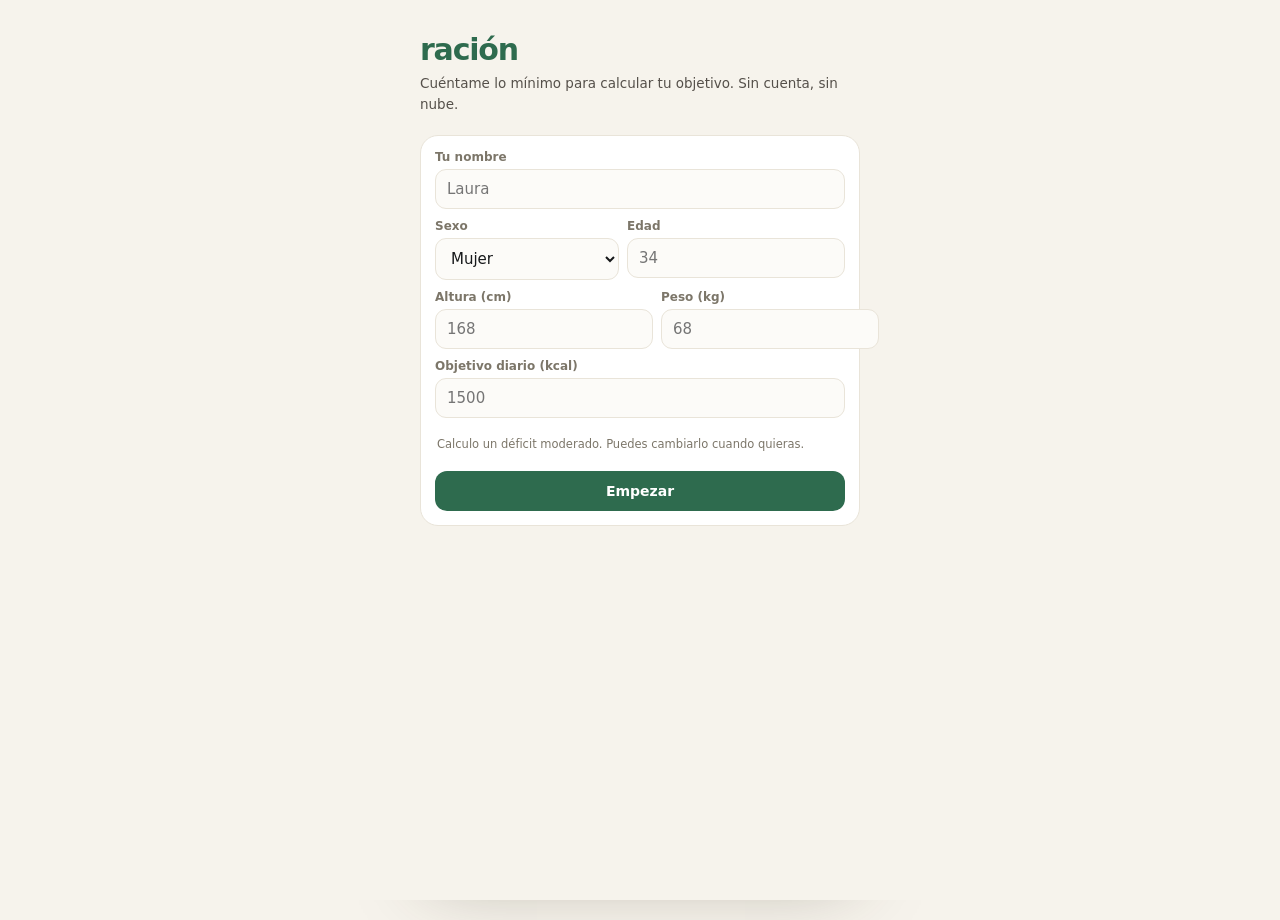
<file: index.html>
<!DOCTYPE html>
<html lang="es">
<head>
<meta charset="utf-8">
<meta name="viewport" content="width=device-width, initial-scale=1, viewport-fit=cover, maximum-scale=1">
<title>Ración</title>
<meta name="theme-color" content="#F6F3EC">
<meta name="apple-mobile-web-app-capable" content="yes">
<meta name="apple-mobile-web-app-status-bar-style" content="default">
<meta name="apple-mobile-web-app-title" content="Ración">
<link rel="manifest" href="manifest.webmanifest">
<link rel="apple-touch-icon" href="icons/icon-192.png">
<link rel="icon" href="icons/icon-192.png">
<link rel="stylesheet" href="styles.css">
</head>
<body>

<div class="app">
  <header class="topbar">
    <div class="profiles" id="profiles"></div>
    <div class="topdate" id="topdate"></div>
  </header>

  <main id="main">

    <!-- ============ HOY ============ -->
    <section class="screen active" data-screen="hoy">
      <div class="hero card" id="hero">
        <div class="ring">
          <svg viewBox="0 0 118 118" width="118" height="118">
            <circle cx="59" cy="59" r="50" fill="none" stroke="#EFEBE1" stroke-width="11"/>
            <circle id="arc" cx="59" cy="59" r="50" fill="none" stroke="#E0952B" stroke-width="11"
                    stroke-linecap="round" stroke-dasharray="314.16" stroke-dashoffset="314.16"/>
          </svg>
          <div class="ringval"><div class="num" id="rest">—</div><div class="lbl">kcal libres</div></div>
        </div>
        <div class="heroinfo">
          <div class="row" id="hObjRow" title="Cambiar el objetivo solo para hoy"><span>Objetivo</span><span id="hObj">—</span></div>
          <div class="row"><span>Comido</span><span id="hEat">—</span></div>
          <div class="row"><span>Volumen</span><span><span id="hDens">—</span> g/100 kcal</span></div>
          <div class="row"><span>Estado</span><span><span class="chip" id="hState">—</span></span></div>
        </div>
      </div>

      <div class="macros">
        <div class="macro"><b id="mProt">—</b><i>proteína</i></div>
        <div class="macro"><b id="mFib">—</b><i>fibra</i></div>
        <div class="macro"><b id="mG">—</b><i>gramos hoy</i></div>
      </div>

      <div class="sechead"><h2>Hoy</h2><span id="nLog">0 registros</span></div>
      <div id="meals"></div>

      <div class="suggest" id="suggest" hidden>
        <div class="lbl">Cena que te cabe</div>
        <div class="txt" id="sugTxt"></div>
        <div class="meta" id="sugMeta"></div>
      </div>

      <div class="quick" id="quick"></div>
    </section>

    <!-- ============ SEMANA ============ -->
    <section class="screen" data-screen="semana">
      <h1>Últimos 7 días</h1>
      <p class="sub" id="weekSub">—</p>
      <div class="chart card">
        <div class="bars" id="bars"></div>
      </div>
      <div class="kpis" id="weekKpis"></div>
      <p class="note" id="weekNote"></p>
    </section>

    <!-- ============ MEMORIA ============ -->
    <section class="screen" data-screen="memoria">
      <h1>Lo que ya sabe</h1>
      <p class="sub">Cuanto más lo usas, menos teclear. Todo esto entra con un toque.</p>
      <input class="search" id="memSearch" placeholder="Buscar alimento o plato…" autocomplete="off">
      <div id="memResults"></div>
      <div class="sechead"><h2>Platos y habituales</h2><span id="memCount"></span></div>
      <div id="habits"></div>
      <div class="sechead"><h2>Alimentos conocidos</h2><span id="foodCount"></span></div>
      <div id="foodsKnown"></div>
    </section>

    <!-- ============ AJUSTES ============ -->
    <section class="screen" data-screen="ajustes">
      <h1>Ajustes</h1>

      <div class="sechead"><h2>Perfil</h2><span id="setProfName"></span></div>
      <div class="form">
        <label>Objetivo diario (kcal)<input type="number" id="setTarget" inputmode="numeric"></label>
        <label>Proteína objetivo (g)<input type="number" id="setProt" inputmode="numeric"></label>
        <label>Fibra objetivo (g)<input type="number" id="setFib" inputmode="numeric"></label>
        <button class="btn" id="saveProfile">Guardar</button>
        <button class="btn ghost" id="addProfile">Añadir otra persona</button>
      </div>

      <div class="sechead"><h2>IA gratuita (opcional)</h2><span>OpenRouter</span></div>
      <div class="form">
        <label>Clave de OpenRouter<input type="password" id="setKey" placeholder="sk-or-v1-…" autocomplete="off"></label>
        <p class="note">La clave se queda en este dispositivo. Sin clave la app sigue funcionando: memoria, código de barras y entrada manual.</p>
        <label>Modelos free (uno por línea)<textarea id="setModels" rows="4"></textarea></label>
        <button class="btn" id="saveKey">Guardar</button>
        <button class="btn ghost" id="testKey">Probar IA</button>
      </div>

      <div class="sechead"><h2>Datos</h2><span>solo en este móvil</span></div>
      <div class="form">
        <button class="btn ghost" id="exportCsv">Exportar CSV</button>
        <button class="btn ghost" id="exportJson">Exportar copia JSON</button>
        <button class="btn danger" id="wipe">Borrar todo</button>
      </div>
      <p class="note">Sin cuenta, sin nube. Si cambias de móvil, usa la copia JSON.</p>
    </section>

  </main>

  <div class="composer" id="composer">
    <div class="chips" id="chips"></div>
    <div class="think" id="think" hidden>
      <span class="dots"><i></i><i></i><i></i></span>
      <span id="thinkTxt">Pensando</span>
      <span class="tsec" id="tsec">0 s</span>
    </div>
    <div class="field">
      <input id="inp" placeholder="Di o escribe qué has comido…" autocomplete="off" enterkeyhint="send">
      <button class="mic" id="mic" title="Dictar">🎙</button>
      <button class="go" id="go">→</button>
    </div>
  </div>

  <nav class="tabs" id="tabs">
    <button data-tab="hoy" class="on"><span class="ic">◎</span>Hoy</button>
    <button data-tab="semana"><span class="ic">▤</span>Semana</button>
    <button data-tab="memoria"><span class="ic">✦</span>Memoria</button>
    <button data-tab="ajustes"><span class="ic">⚙</span>Ajustes</button>
  </nav>
</div>

<!-- hoja inferior para confirmar / editar -->
<div class="sheetwrap" id="sheetwrap">
  <div class="sheet" id="sheet"></div>
</div>

<!-- onboarding -->
<div class="onbwrap" id="onbwrap">
  <div class="onb">
    <div class="logo">ración</div>
    <p class="lead">Cuéntame lo mínimo para calcular tu objetivo. Sin cuenta, sin nube.</p>
    <div class="form" id="onbForm">
      <label>Tu nombre<input id="onbName" placeholder="Laura" autocomplete="given-name"></label>
      <div class="two">
        <label>Sexo<select id="onbSex"><option value="f">Mujer</option><option value="m">Hombre</option></select></label>
        <label>Edad<input type="number" id="onbAge" inputmode="numeric" placeholder="34"></label>
      </div>
      <div class="two">
        <label>Altura (cm)<input type="number" id="onbHeight" inputmode="numeric" placeholder="168"></label>
        <label>Peso (kg)<input type="number" id="onbWeight" inputmode="numeric" placeholder="68"></label>
      </div>
      <label>Objetivo diario (kcal)<input type="number" id="onbTarget" inputmode="numeric" placeholder="1500"></label>
      <p class="note" id="onbHint">Calculo un déficit moderado. Puedes cambiarlo cuando quieras.</p>
      <button class="btn" id="onbGo">Empezar</button>
    </div>
  </div>
</div>

<div class="toast" id="toast"></div>

<script src="data.js"></script>
<script src="ai.js"></script>
<script src="app.js"></script>
</body>
</html>
</file>
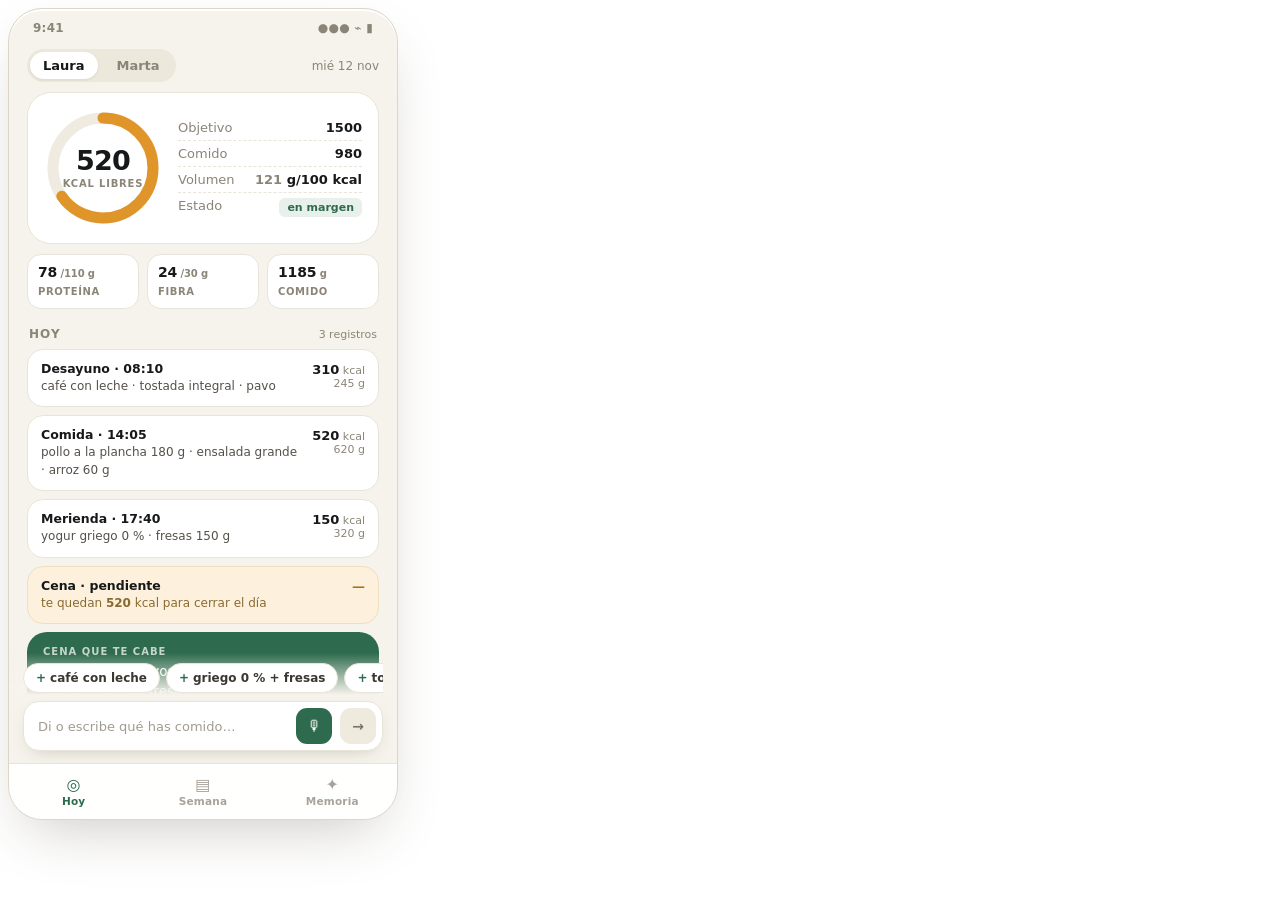
<file: mockup.html>
<!DOCTYPE html>
<html lang="es">
<head>
<meta charset="utf-8">
<meta name="viewport" content="width=device-width, initial-scale=1">
<title>Ración — mockup</title>
<style>
  :root{
    --bg:#F6F3EC; --card:#FFFFFF; --ink:#16181A; --muted:#8B8578;
    --line:#E9E4D9; --green:#2E6B4E; --green-soft:#E7F0EA;
    --amber:#E0952B; --amber-soft:#FDF1DD; --red:#C0503C;
    --font:-apple-system,BlinkMacSystemFont,"SF Pro Text","Segoe UI",Inter,system-ui,sans-serif;
  }
  *{box-sizing:border-box;-webkit-tap-highlight-color:transparent}
  html,body{margin:0;padding:0;background:transparent;font-family:var(--font);color:var(--ink)}
  body{display:flex;justify-content:flex-start;padding:8px}
  .phone{
    width:390px;background:var(--bg);border-radius:34px;overflow:hidden;
    border:1px solid #DDD6C8;box-shadow:0 24px 60px -20px rgba(60,50,30,.28),0 2px 0 #fff inset;
    position:relative;display:flex;flex-direction:column;height:812px;
  }
  .statusbar{display:flex;justify-content:space-between;padding:12px 24px 0;font-size:12px;font-weight:600;color:var(--muted);letter-spacing:.02em}
  .body{flex:1;overflow:hidden;position:relative}
  .screen{position:absolute;inset:0;overflow-y:auto;padding:0 18px 96px;opacity:0;pointer-events:none;transition:opacity .18s ease}
  .screen.active{opacity:1;pointer-events:auto}
  .screen::-webkit-scrollbar{width:0}

  /* topbar */
  .top{display:flex;align-items:center;justify-content:space-between;padding:14px 0 10px}
  .profiles{display:flex;gap:6px;background:#EDE8DC;padding:3px;border-radius:999px}
  .profiles button{border:0;background:transparent;font-family:var(--font);font-size:13px;font-weight:600;color:var(--muted);padding:6px 13px;border-radius:999px;cursor:pointer}
  .profiles button.on{background:#fff;color:var(--ink);box-shadow:0 1px 3px rgba(0,0,0,.08)}
  .date{font-size:12px;color:var(--muted);font-weight:500}

  h1{font-size:19px;margin:6px 0 2px;letter-spacing:-.02em}
  .sub{font-size:12.5px;color:var(--muted);margin:0 0 14px}

  /* hero */
  .hero{background:var(--card);border-radius:24px;padding:16px;display:flex;align-items:center;gap:16px;border:1px solid var(--line)}
  .ring{position:relative;width:118px;height:118px;flex:0 0 auto}
  .ring svg{transform:rotate(-90deg)}
  .ring .val{position:absolute;inset:0;display:flex;flex-direction:column;align-items:center;justify-content:center}
  .ring .num{font-size:27px;font-weight:700;letter-spacing:-.03em;line-height:1;font-variant-numeric:tabular-nums}
  .ring .lbl{font-size:10px;text-transform:uppercase;letter-spacing:.08em;color:var(--muted);margin-top:4px;font-weight:600}
  .heroinfo{flex:1;min-width:0}
  .heroinfo .row{display:flex;justify-content:space-between;font-size:13px;padding:5px 0;border-bottom:1px dashed var(--line)}
  .heroinfo .row:last-child{border:0}
  .heroinfo .row span:first-child{color:var(--muted)}
  .heroinfo .row span:last-child{font-weight:600;font-variant-numeric:tabular-nums}
  .chip{display:inline-block;background:var(--green-soft);color:var(--green);font-size:11px;font-weight:700;padding:3px 8px;border-radius:6px}

  .macros{display:flex;gap:8px;margin:10px 0 16px}
  .macro{flex:1;background:var(--card);border:1px solid var(--line);border-radius:14px;padding:9px 10px}
  .macro b{display:block;font-size:14px;font-variant-numeric:tabular-nums;letter-spacing:-.01em}
  .macro i{font-style:normal;font-size:10px;color:var(--muted);text-transform:uppercase;letter-spacing:.06em;font-weight:600}

  .sechead{display:flex;justify-content:space-between;align-items:baseline;margin:18px 2px 8px}
  .sechead h2{font-size:12px;text-transform:uppercase;letter-spacing:.09em;color:var(--muted);margin:0;font-weight:700}
  .sechead span{font-size:11px;color:var(--muted)}

  .meal{background:var(--card);border:1px solid var(--line);border-radius:16px;padding:11px 13px;margin-bottom:8px;display:flex;gap:10px;align-items:flex-start}
  .meal .k{font-size:13px;font-weight:700;font-variant-numeric:tabular-nums;min-width:52px;text-align:right;padding-top:1px}
  .meal .g{font-size:11px;color:var(--muted);font-weight:500}
  .meal .t{flex:1;min-width:0}
  .meal .name{font-size:12.5px;font-weight:600;margin-bottom:2px}
  .meal .items{font-size:12px;color:#55504A;line-height:1.45}
  .meal.pending{background:var(--amber-soft);border-color:#F0DFBE}
  .meal.pending .k{color:#A8701B}
  .meal.pending .items{color:#8A6A31}

  .suggest{background:var(--green);color:#fff;border-radius:20px;padding:14px 16px;margin:4px 0 10px}
  .suggest .lbl{font-size:10px;text-transform:uppercase;letter-spacing:.1em;opacity:.72;font-weight:700;margin-bottom:5px}
  .suggest .txt{font-size:13.5px;line-height:1.45;font-weight:500}
  .suggest .meta{font-size:11.5px;opacity:.78;margin-top:7px}

  /* composer */
  .composer{position:absolute;left:0;right:0;bottom:56px;padding:10px 14px 12px;background:linear-gradient(to top,var(--bg) 62%,rgba(246,243,236,0));pointer-events:none}
  .composer .chips{display:flex;gap:6px;overflow-x:auto;padding-bottom:8px;pointer-events:auto}
  .composer .chips::-webkit-scrollbar{height:0}
  .cchip{flex:0 0 auto;background:#fff;border:1px solid var(--line);border-radius:999px;font-family:var(--font);font-size:12px;font-weight:600;color:#3A3630;padding:7px 12px;cursor:pointer}
  .cchip:active{transform:scale(.96)}
  .cchip .plus{color:var(--green);font-weight:800;margin-right:4px}
  .field{display:flex;gap:8px;align-items:center;background:#fff;border:1px solid var(--line);border-radius:16px;padding:6px 6px 6px 14px;box-shadow:0 6px 18px -10px rgba(60,50,30,.35);pointer-events:auto}
  .field .ph{flex:1;font-size:13px;color:#A29C90}
  .mic{width:36px;height:36px;border-radius:11px;background:var(--green);display:grid;place-items:center;flex:0 0 auto;color:#fff;font-size:15px}
  .go{width:36px;height:36px;border-radius:11px;background:#EFEADE;display:grid;place-items:center;color:#7A7468;font-size:14px;font-weight:700}

  /* tabs */
  .tabs{position:absolute;bottom:0;left:0;right:0;height:56px;display:flex;background:rgba(255,255,255,.94);backdrop-filter:blur(12px);border-top:1px solid var(--line)}
  .tabs button{flex:1;border:0;background:transparent;font-family:var(--font);font-size:10.5px;font-weight:600;color:#A8A29A;display:flex;flex-direction:column;align-items:center;justify-content:center;gap:2px;cursor:pointer;letter-spacing:.02em}
  .tabs button .ic{font-size:16px;line-height:1}
  .tabs button.on{color:var(--green)}

  /* week */
  .chart{background:var(--card);border:1px solid var(--line);border-radius:20px;padding:16px 14px 10px;margin-bottom:12px}
  .bars{display:flex;align-items:flex-end;gap:8px;height:150px;position:relative;padding-top:8px}
  .target{position:absolute;left:0;right:0;border-top:1.5px dashed #C9C2B2;font-size:9.5px;color:var(--muted);text-align:right;padding-right:2px}
  .target b{background:var(--card);padding:0 4px;position:relative;top:-8px;font-weight:700}
  .bar{flex:1;display:flex;flex-direction:column;justify-content:flex-end;align-items:center;height:100%;position:relative}
  .bar .fill{width:100%;border-radius:7px 7px 3px 3px;background:var(--green);opacity:.85}
  .bar.over .fill{background:var(--amber)}
  .bar .cap{font-size:9.5px;color:var(--muted);margin-top:6px;font-weight:600}
  .bar .kcal{font-size:9.5px;color:#6E685E;font-weight:700;margin-bottom:3px;font-variant-numeric:tabular-nums}
  .kpis{display:flex;gap:8px;margin-bottom:14px}
  .kpi{flex:1;background:var(--card);border:1px solid var(--line);border-radius:16px;padding:12px}
  .kpi b{display:block;font-size:21px;letter-spacing:-.02em;font-variant-numeric:tabular-nums}
  .kpi i{font-style:normal;font-size:10px;color:var(--muted);text-transform:uppercase;letter-spacing:.06em;font-weight:700;display:block;margin-top:3px}
  .kpi.good b{color:var(--green)}

  /* memory */
  .habit{display:flex;align-items:center;gap:11px;background:var(--card);border:1px solid var(--line);border-radius:15px;padding:10px 12px;margin-bottom:7px}
  .habit .nm{flex:1;min-width:0}
  .habit .nm b{display:block;font-size:12.5px;font-weight:600}
  .habit .nm i{font-style:normal;font-size:11px;color:var(--muted)}
  .habit .kcal{font-size:12.5px;font-weight:700;font-variant-numeric:tabular-nums;color:#3A3630}
  .habit .add{width:28px;height:28px;border-radius:9px;background:var(--green-soft);color:var(--green);border:0;font-size:15px;font-weight:700;cursor:pointer;flex:0 0 auto}
  .habit .add:active{transform:scale(.92)}
  .src{font-size:9px;font-weight:700;text-transform:uppercase;letter-spacing:.06em;padding:2px 5px;border-radius:4px;background:#F1EEE6;color:#8B8578}
  .src.off{background:var(--green-soft);color:var(--green)}
  .src.ia{background:var(--amber-soft);color:#A8701B}
  .note{font-size:11.5px;color:var(--muted);line-height:1.5;padding:2px 4px 0}
  .toast{position:absolute;left:50%;transform:translate(-50%,20px);bottom:120px;background:#1E211F;color:#fff;font-size:12px;font-weight:600;padding:9px 14px;border-radius:12px;opacity:0;transition:all .22s ease;pointer-events:none;white-space:nowrap}
  .toast.on{opacity:1;transform:translate(-50%,0)}
</style>
</head>
<body>
<div class="phone">
  <div class="statusbar"><span>9:41</span><span>●●● ⌁ ▮</span></div>

  <div class="body">
    <!-- ================= HOY ================= -->
    <div class="screen active" id="s-hoy">
      <div class="top">
        <div class="profiles">
          <button class="on" data-p="0">Laura</button>
          <button data-p="1">Marta</button>
        </div>
        <div class="date">mié 12 nov</div>
      </div>

      <div class="hero">
        <div class="ring">
          <svg width="118" height="118">
            <circle cx="59" cy="59" r="50" fill="none" stroke="#EFEBE1" stroke-width="11"/>
            <circle id="arc" cx="59" cy="59" r="50" fill="none" stroke="var(--amber)" stroke-width="11"
                    stroke-linecap="round" stroke-dasharray="314.16" stroke-dashoffset="110"/>
          </svg>
          <div class="val"><div class="num" id="rest">520</div><div class="lbl">kcal libres</div></div>
        </div>
        <div class="heroinfo">
          <div class="row"><span>Objetivo</span><span id="obj">1500</span></div>
          <div class="row"><span>Comido</span><span id="eat">980</span></div>
          <div class="row"><span>Volumen</span><span><span id="dens">121</span> g/100 kcal</span></div>
          <div class="row"><span>Estado</span><span><span class="chip" id="state">en margen</span></span></div>
        </div>
      </div>

      <div class="macros">
        <div class="macro"><b id="prot">78<span style="font-size:10px;color:#8B8578"> /110 g</span></b><i>proteína</i></div>
        <div class="macro"><b id="fib">24<span style="font-size:10px;color:#8B8578"> /30 g</span></b><i>fibra</i></div>
        <div class="macro"><b id="grams">1185<span style="font-size:10px;color:#8B8578"> g</span></b><i>comido</i></div>
      </div>

      <div class="sechead"><h2>Hoy</h2><span id="nitems">3 registros</span></div>

      <div class="meal">
        <div class="t"><div class="name">Desayuno · 08:10</div><div class="items">café con leche · tostada integral · pavo</div></div>
        <div class="k">310<span class="g"> kcal</span><div class="g" style="text-align:right">245 g</div></div>
      </div>
      <div class="meal">
        <div class="t"><div class="name">Comida · 14:05</div><div class="items">pollo a la plancha 180 g · ensalada grande · arroz 60 g</div></div>
        <div class="k">520<span class="g"> kcal</span><div class="g" style="text-align:right">620 g</div></div>
      </div>
      <div class="meal" id="lastmeal">
        <div class="t"><div class="name">Merienda · 17:40</div><div class="items" id="merienda-items">yogur griego 0 % · fresas 150 g</div></div>
        <div class="k" id="merienda-k">150<span class="g"> kcal</span><div class="g" style="text-align:right" id="merienda-g">320 g</div></div>
      </div>
      <div class="meal pending">
        <div class="t"><div class="name">Cena · pendiente</div><div class="items">te quedan <b id="cena-k">520</b> kcal para cerrar el día</div></div>
        <div class="k">—</div>
      </div>

      <div class="suggest">
        <div class="lbl">Cena que te cabe</div>
        <div class="txt">Tortilla de 2 huevos + ensalada grande + griego 0 % con fresas</div>
        <div class="meta">480 kcal · 690 g de comida · 27 g proteína</div>
      </div>
    </div>

    <!-- ================= SEMANA ================= -->
    <div class="screen" id="s-semana">
      <div class="top"><div class="profiles"><button class="on">Laura</button><button>Marta</button></div><div class="date">sem 46</div></div>
      <h1>Esta semana</h1>
      <p class="sub">kcal por día frente a tu objetivo de 1500</p>

      <div class="chart">
        <div class="bars">
          <div class="target" style="bottom:78%"><b>1500</b></div>
          <div class="bar over"><span class="kcal">1611</span><div class="fill" style="height:84%"></div><span class="cap">J</span></div>
          <div class="bar"><span class="kcal">1480</span><div class="fill" style="height:77%"></div><span class="cap">V</span></div>
          <div class="bar"><span class="kcal">1520</span><div class="fill" style="height:79%"></div><span class="cap">S</span></div>
          <div class="bar"><span class="kcal">1390</span><div class="fill" style="height:72%"></div><span class="cap">D</span></div>
          <div class="bar"><span class="kcal">1460</span><div class="fill" style="height:76%"></div><span class="cap">L</span></div>
          <div class="bar"><span class="kcal">1440</span><div class="fill" style="height:75%"></div><span class="cap">M</span></div>
          <div class="bar"><span class="kcal">hoy</span><div class="fill" style="height:51%;opacity:.45"></div><span class="cap">X</span></div>
        </div>
      </div>

      <div class="kpis">
        <div class="kpi good"><b>6/7</b><i>días en objetivo</i></div>
        <div class="kpi"><b>1413</b><i>media kcal/día</i></div>
      </div>
      <div class="kpis">
        <div class="kpi good"><b>-2 480</b><i>balance semanal</i></div>
        <div class="kpi"><b>128</b><i>g/100 kcal media</i></div>
      </div>

      <div class="sechead"><h2>Lectura</h2><span>sin sermones</span></div>
      <div class="note">Un día te pasaste 111 kcal. La media queda 87 kcal por debajo del objetivo: la semana cumple. El volumen medio bajó el jueves, cuando no hubo verdura en la cena.</div>
    </div>

    <!-- ================= MEMORIA ================= -->
    <div class="screen" id="s-memoria">
      <div class="top"><div class="profiles"><button class="on">Laura</button><button>Marta</button></div><div class="date">aprende sola</div></div>
      <h1>Lo que ya sabe de ti</h1>
      <p class="sub">Cuanto más usas la app, menos teclear. Todo esto se registra con un toque.</p>

      <div class="sechead"><h2>Habituales</h2><span>1 toque</span></div>
      <div class="habit"><div class="nm"><b>Desayuno de siempre</b><i>café con leche · tostada · pavo · 12 veces</i></div><div class="kcal">310</div><button class="add">+</button></div>
      <div class="habit"><div class="nm"><b>Griego 0 % + fresas</b><i>320 g · 9 veces</i></div><div class="kcal">150</div><button class="add">+</button></div>
      <div class="habit"><div class="nm"><b>Pollo + ensalada grande</b><i>180 g pollo · 7 veces</i></div><div class="kcal">520</div><button class="add">+</button></div>
      <div class="habit"><div class="nm"><b>Tortilla 2 huevos</b><i>sin aceite · 5 veces</i></div><div class="kcal">180</div><button class="add">+</button></div>

      <div class="sechead"><h2>Productos escaneados</h2><span>kcal exactas</span></div>
      <div class="habit">
        <div class="nm"><b>Griego Ligero Natural <span class="src off">OFF</span></b><i>Mercadona · 60 kcal/100 g · 3 veces</i></div>
        <div class="kcal">60</div><button class="add">+</button>
      </div>
      <div class="habit">
        <div class="nm"><b>Pan integral 100 % <span class="src off">OFF</span></b><i>Mercadona · 230 kcal/100 g · 2 veces</i></div>
        <div class="kcal">230</div><button class="add">+</button>
      </div>

      <div class="sechead"><h2>Alias y estimaciones</h2><span>corrige y aprende</span></div>
      <div class="habit">
        <div class="nm"><b>«el batido»</b><i>leche semi + cacao 0 % + plátano · alias tuyo</i></div>
        <div class="kcal">310</div><button class="add">+</button>
      </div>
      <div class="habit">
        <div class="nm"><b>«lentejas de mi madre» <span class="src ia">IA</span></b><i>estimado 380 kcal · corregido por ti a 420</i></div>
        <div class="kcal">420</div><button class="add">+</button>
      </div>
      <p class="note">Si corriges una ración (200 g → 250 g), la próxima vez ya viene con 250 g. Sin pantallas de ajustes.</p>
    </div>

    <div class="composer" id="composer">
      <div class="chips">
        <button class="cchip" data-kcal="90" data-g="250" data-n="café con leche"><span class="plus">+</span>café con leche</button>
        <button class="cchip" data-kcal="150" data-g="320" data-n="griego 0% + fresas"><span class="plus">+</span>griego 0 % + fresas</button>
        <button class="cchip" data-kcal="180" data-g="180" data-n="tortilla 2 huevos"><span class="plus">+</span>tortilla 2 huevos</button>
        <button class="cchip" data-kcal="60" data-g="400" data-n="ensalada grande"><span class="plus">+</span>ensalada grande</button>
      </div>
      <div class="field">
        <span class="ph">Di o escribe qué has comido…</span>
        <div class="mic">🎙</div>
        <div class="go">→</div>
      </div>
    </div>

    <nav class="tabs">
      <button class="on" data-s="s-hoy"><span class="ic">◎</span>Hoy</button>
      <button data-s="s-semana"><span class="ic">▤</span>Semana</button>
      <button data-s="s-memoria"><span class="ic">✦</span>Memoria</button>
    </nav>

    <div class="toast" id="toast">Añadido</div>
  </div>
</div>

<script>
const state = [
  {obj:1500, eat:980, prot:78, fib:24, g:1185, n:3, m:[150,320], mtxt:"yogur griego 0 % · fresas 150 g"},
  {obj:1350, eat:760, prot:62, fib:19, g:1180, n:2, m:[190,290], mtxt:"tostada integral · pavo · tomate"}
];
let cur = 0;
const C = 2*Math.PI*50;

function render(){
  const s = state[cur];
  const rest = s.obj - s.eat;
  document.getElementById('rest').textContent = rest;
  document.getElementById('obj').textContent = s.obj;
  document.getElementById('eat').textContent = s.eat;
  document.getElementById('prot').innerHTML = s.prot + '<span style="font-size:10px;color:#8B8578"> /'+(cur?95:110)+' g</span>';
  document.getElementById('fib').innerHTML = s.fib + '<span style="font-size:10px;color:#8B8578"> /'+(cur?25:30)+' g</span>';
  document.getElementById('grams').innerHTML = s.g + '<span style="font-size:10px;color:#8B8578"> g</span>';
  document.getElementById('dens').textContent = Math.round(s.g/(s.eat/100));
  document.getElementById('nitems').textContent = s.n + ' registros';
  document.getElementById('cena-k').textContent = Math.max(0,rest);
  const st = document.getElementById('state');
  st.textContent = rest < 0 ? 'pasado' : (rest < 250 ? 'justo' : 'en margen');
  st.style.background = rest < 0 ? '#FBE7E3' : (rest < 250 ? 'var(--amber-soft)' : 'var(--green-soft)');
  st.style.color = rest < 0 ? 'var(--red)' : (rest < 250 ? '#A8701B' : 'var(--green)');
  const p = Math.min(1, s.eat/s.obj);
  document.getElementById('arc').setAttribute('stroke-dashoffset', C*(1-p));
  document.getElementById('arc').setAttribute('stroke', rest < 0 ? 'var(--red)' : 'var(--amber)');
  document.getElementById('merienda-k').innerHTML = s.m[0] + '<span class="g"> kcal</span><div class="g" style="text-align:right">'+s.m[1]+' g</div>';
  document.getElementById('merienda-items').textContent = s.mtxt;
}

document.querySelectorAll('.profiles button').forEach(b=>{
  b.onclick = () => {
    const group = b.parentElement;
    group.querySelectorAll('button').forEach(x=>x.classList.remove('on'));
    b.classList.add('on');
    if(group.closest('.screen')){
      cur = [...group.querySelectorAll('button')].indexOf(b);
      render();
    }
  };
});

document.querySelectorAll('.tabs button').forEach(b=>{
  b.onclick = () => {
    document.querySelectorAll('.tabs button').forEach(x=>x.classList.remove('on'));
    b.classList.add('on');
    document.querySelectorAll('.screen').forEach(s=>s.classList.remove('active'));
    document.getElementById(b.dataset.s).classList.add('active');
    document.getElementById('composer').style.display = b.dataset.s === 's-hoy' ? 'block' : 'none';
  };
});

function toast(t){
  const el = document.getElementById('toast');
  el.textContent = t; el.classList.add('on');
  clearTimeout(window._t);
  window._t = setTimeout(()=>el.classList.remove('on'), 1500);
}

document.querySelectorAll('.cchip').forEach(c=>{
  c.onclick = () => {
    const k = +c.dataset.kcal, g = +c.dataset.g;
    const s = state[cur];
    s.eat += k; s.g += g; s.n += 1; s.prot += Math.round(k*0.07); s.fib += 1;
    s.m[0] += k; s.m[1] += g;
    s.mtxt = s.mtxt + ' · ' + c.dataset.n;
    render();
    toast('+ ' + k + ' kcal · +' + g + ' g');
  };
});

document.querySelectorAll('.habit .add').forEach(b=>{
  b.onclick = () => { b.textContent = '✓'; setTimeout(()=>b.textContent='+', 900); };
});

render();
</script>
</body>
</html>
</file>
<file: styles.css>
:root{
  --bg:#F6F3EC; --card:#FFFFFF; --ink:#16181A; --muted:#7C7669; --line:#E9E4D9;
  --green:#2E6B4E; --green-soft:#E7F0EA; --amber:#E0952B; --amber-soft:#FDF1DD;
  --red:#C0503C; --red-soft:#FBE7E3;
  --font:-apple-system,BlinkMacSystemFont,"SF Pro Text","Segoe UI",Inter,system-ui,sans-serif;
  --safe-b: env(safe-area-inset-bottom, 0px);
  --tabs-h: 58px;
}
*{box-sizing:border-box;-webkit-tap-highlight-color:transparent}
html,body{margin:0;padding:0;height:100%}
body{
  background:var(--bg);color:var(--ink);font-family:var(--font);
  font-size:15px;-webkit-font-smoothing:antialiased;overscroll-behavior:none;
}
input,select,textarea,button{font-family:var(--font);font-size:15px;color:var(--ink)}
h1{font-size:20px;margin:4px 0 2px;letter-spacing:-.02em}
h2{font-size:12px;text-transform:uppercase;letter-spacing:.09em;color:var(--muted);margin:0;font-weight:700}
.sub{font-size:12.5px;color:var(--muted);margin:0 0 14px;line-height:1.45}
.note{font-size:11.5px;color:var(--muted);line-height:1.5;margin:8px 2px}

.app{
  position:relative;display:flex;flex-direction:column;height:100dvh;
  max-width:480px;margin:0 auto;background:var(--bg);overflow:hidden;
}
@media (min-width:520px){
  .app{height:calc(100dvh - 40px);margin-top:20px;border-radius:28px;
       box-shadow:0 30px 70px -30px rgba(60,50,30,.35);border:1px solid #E2DBCD}
}

/* top */
.topbar{display:flex;align-items:center;justify-content:space-between;padding:14px 18px 6px;flex:0 0 auto}
.profiles{display:flex;gap:6px;background:#EDE8DC;padding:3px;border-radius:999px;max-width:75%;overflow-x:auto}
.profiles::-webkit-scrollbar{display:none}
.profiles button{border:0;background:transparent;font-size:13px;font-weight:600;color:var(--muted);padding:6px 13px;border-radius:999px;cursor:pointer;white-space:nowrap}
.profiles button.on{background:#fff;color:var(--ink);box-shadow:0 1px 3px rgba(0,0,0,.08)}
.topdate{font-size:12px;color:var(--muted);font-weight:500}

main{flex:1;overflow-y:auto;-webkit-overflow-scrolling:touch;padding:0 18px 215px;min-height:0}
main::-webkit-scrollbar{width:0}
.screen{display:none}
.screen.active{display:block;animation:fade .18s ease}
@keyframes fade{from{opacity:0;transform:translateY(4px)}to{opacity:1;transform:none}}

.card{background:var(--card);border:1px solid var(--line);border-radius:22px}

/* hero */
.hero{display:flex;align-items:center;gap:14px;padding:14px;margin-top:6px}
.ring{position:relative;width:118px;height:118px;flex:0 0 auto}
.ring svg{transform:rotate(-90deg)}
.ringval{position:absolute;inset:0;display:flex;flex-direction:column;align-items:center;justify-content:center}
.ringval .num{font-size:27px;font-weight:700;letter-spacing:-.03em;line-height:1;font-variant-numeric:tabular-nums}
.ringval .lbl{font-size:10px;text-transform:uppercase;letter-spacing:.08em;color:var(--muted);margin-top:4px;font-weight:600}
.heroinfo{flex:1;min-width:0}
.heroinfo .row{display:flex;justify-content:space-between;align-items:center;gap:8px;font-size:13px;padding:5px 0;border-bottom:1px dashed var(--line)}
.heroinfo .row:last-child{border:0}
.heroinfo .row span:first-child{color:var(--muted)}
.heroinfo .row span:last-child{font-weight:600;font-variant-numeric:tabular-nums;text-align:right}
.chip{display:inline-block;background:var(--green-soft);color:var(--green);font-size:11px;font-weight:700;padding:3px 8px;border-radius:6px}
#hObjRow{cursor:pointer}
#hObjRow span:last-child{border-bottom:1px dashed #D8D1C2}
.ovr{font-style:normal;font-size:9px;font-weight:800;text-transform:uppercase;letter-spacing:.05em;color:var(--green);background:var(--green-soft);border-radius:4px;padding:1px 4px;margin-left:4px;vertical-align:1px}

.macros{display:flex;gap:8px;margin:10px 0 4px}
.macro{flex:1;background:var(--card);border:1px solid var(--line);border-radius:14px;padding:9px 10px}
.macro b{display:block;font-size:14px;font-variant-numeric:tabular-nums;letter-spacing:-.01em;font-weight:700}
.macro i{font-style:normal;font-size:10px;color:var(--muted);text-transform:uppercase;letter-spacing:.06em;font-weight:600}
.macro .mp{font-size:10px;color:var(--muted);font-weight:600}

.sechead{display:flex;justify-content:space-between;align-items:baseline;margin:18px 2px 8px}
.sechead span{font-size:11px;color:var(--muted)}

/* meals */
.meal{background:var(--card);border:1px solid var(--line);border-radius:16px;padding:11px 13px;margin-bottom:8px;display:flex;gap:10px;align-items:flex-start;flex-wrap:wrap}
.meal .erows{width:100%;display:flex;flex-direction:column;gap:6px;margin-top:9px}
.meal .erow{display:flex;align-items:center;gap:9px;width:100%;background:#FCFBF8;border:1px solid var(--line);border-radius:11px;padding:9px 11px;font-size:12.5px;color:var(--ink);cursor:pointer;text-align:left;font-family:inherit}
.meal .erow:active{background:#F4F1E9}
.meal .erow .en{flex:1;min-width:0;font-weight:600;overflow:hidden;text-overflow:ellipsis;white-space:nowrap}
.meal .erow .eg{color:var(--muted);font-variant-numeric:tabular-nums;white-space:nowrap}
.meal .erow .ek{font-weight:700;font-variant-numeric:tabular-nums;min-width:40px;text-align:right}
.meal .t{flex:1;min-width:0}
.meal .name{font-size:12.5px;font-weight:700;margin-bottom:3px;display:flex;justify-content:space-between;gap:8px}
.meal .name .tm{font-weight:500;color:var(--muted);font-size:11px}
.meal .items{font-size:12.5px;color:#55504A;line-height:1.5}
.meal .items b{font-weight:600}
.meal .k{font-size:13px;font-weight:700;font-variant-numeric:tabular-nums;min-width:54px;text-align:right;white-space:nowrap}
.meal .k .g{font-size:11px;color:var(--muted);font-weight:500;display:block}
.meal.pending{background:var(--amber-soft);border-color:#F0DFBE}
.meal.pending .k{color:#A8701B}
.meal.pending .items{color:#8A6A31}
.meal .del{border:0;background:transparent;color:#C3BCAF;font-size:17px;padding:6px 2px 6px 10px;cursor:pointer;line-height:1;margin:-4px -2px 0 0}
.empty{font-size:12.5px;color:var(--muted);text-align:center;padding:16px 8px;line-height:1.5}

.suggest{background:var(--green);color:#fff;border-radius:20px;padding:14px 16px;margin-top:10px}
.suggest .lbl{font-size:10px;text-transform:uppercase;letter-spacing:.1em;opacity:.72;font-weight:700;margin-bottom:5px}
.suggest .txt{font-size:13.5px;line-height:1.45;font-weight:500}
.suggest .meta{font-size:11.5px;opacity:.78;margin-top:7px}

.quick{display:flex;flex-wrap:wrap;gap:6px;margin-top:12px}
.qb{border:1px solid var(--line);background:#fff;border-radius:999px;padding:7px 12px;font-size:12px;font-weight:600;color:#3A3630;cursor:pointer}
.qb .plus{color:var(--green);font-weight:800;margin-right:4px}

/* composer */
.composer{position:absolute;left:0;right:0;bottom:calc(var(--tabs-h) + var(--safe-b));padding:8px 14px 10px;
  background:linear-gradient(to top,var(--bg) 68%,rgba(246,243,236,0));z-index:5}
.composer .chips{display:flex;gap:6px;overflow-x:auto;padding-bottom:8px;scrollbar-width:none}
.composer .chips::-webkit-scrollbar{display:none}
.cchip{flex:0 0 auto;background:#fff;border:1px solid var(--line);border-radius:999px;font-size:12px;font-weight:600;color:#3A3630;padding:7px 12px;cursor:pointer;white-space:nowrap}
.cchip:active{transform:scale(.96)}
.cchip .plus{color:var(--green);font-weight:800;margin-right:4px}
.field{display:flex;gap:6px;align-items:center;background:#fff;border:1px solid var(--line);border-radius:16px;padding:5px 5px 5px 14px;
  box-shadow:0 6px 20px -12px rgba(60,50,30,.5)}
.field input{flex:1;border:0;outline:0;background:transparent;font-size:14px;min-width:0;padding:6px 0}
.field input::placeholder{color:#A29C90}
.mic,.go{width:38px;height:38px;border-radius:12px;border:0;display:grid;place-items:center;flex:0 0 auto;cursor:pointer;font-size:16px}
.mic{background:var(--green);color:#fff}
.go{background:#EFEADE;color:#7A7468;font-weight:700}
.mic.rec{background:var(--red);animation:pulse 1.2s infinite}
@keyframes pulse{50%{opacity:.6}}

/* tabs */
.tabs{position:absolute;bottom:0;left:0;right:0;height:calc(var(--tabs-h) + var(--safe-b));padding-bottom:var(--safe-b);
  display:flex;background:rgba(255,255,255,.95);backdrop-filter:blur(12px);border-top:1px solid var(--line);z-index:6}
.tabs button{flex:1;border:0;background:transparent;font-size:10.5px;font-weight:600;color:#A8A29A;
  display:flex;flex-direction:column;align-items:center;justify-content:center;gap:2px;cursor:pointer;letter-spacing:.02em}
.tabs button .ic{font-size:16px;line-height:1}
.tabs button.on{color:var(--green)}

/* week */
.chart{padding:16px 14px 10px;margin-bottom:12px}
.bars{display:flex;align-items:flex-end;gap:7px;height:160px;position:relative}
.bar{flex:1;display:flex;flex-direction:column;justify-content:flex-end;align-items:center;height:100%;position:relative}
.bar .fill{width:100%;border-radius:7px 7px 3px 3px;background:var(--green);opacity:.85;min-height:3px}
.bar.over .fill{background:var(--amber)}
.bar.today .fill{opacity:.4}
.bar .cap{font-size:9.5px;color:var(--muted);margin-top:6px;font-weight:600}
.bar .kv{font-size:9px;color:#6E685E;font-weight:700;margin-bottom:3px;font-variant-numeric:tabular-nums}
.goalline{position:absolute;left:0;right:0;border-top:1.5px dashed #C9C2B2;z-index:0}
.goalline b{position:relative;top:-8px;background:var(--card);padding:0 4px;font-size:9px;color:var(--muted)}
.kpis{display:flex;gap:8px;margin-bottom:8px}
.kpi{flex:1;background:var(--card);border:1px solid var(--line);border-radius:16px;padding:12px}
.kpi b{display:block;font-size:20px;letter-spacing:-.02em;font-variant-numeric:tabular-nums}
.kpi i{font-style:normal;font-size:10px;color:var(--muted);text-transform:uppercase;letter-spacing:.06em;font-weight:700;display:block;margin-top:3px}
.kpi.good b{color:var(--green)}
.kpi.bad b{color:var(--amber)}

/* memoria */
.search{width:100%;border:1px solid var(--line);background:#fff;border-radius:14px;padding:11px 13px;outline:0;margin-bottom:10px}
.habit{display:flex;align-items:center;gap:10px;background:var(--card);border:1px solid var(--line);border-radius:15px;padding:10px 12px;margin-bottom:7px}
.habit .nm{flex:1;min-width:0}
.habit .nm b{display:block;font-size:13px;font-weight:600;line-height:1.35}
.habit .nm i{font-style:normal;font-size:11px;color:var(--muted);display:block;margin-top:1px}
.habit .kcal{font-size:12.5px;font-weight:700;font-variant-numeric:tabular-nums;white-space:nowrap}
.habit .add{width:30px;height:30px;border-radius:9px;background:var(--green-soft);color:var(--green);border:0;font-size:16px;font-weight:700;cursor:pointer;flex:0 0 auto}
.src{font-size:9px;font-weight:700;text-transform:uppercase;letter-spacing:.06em;padding:2px 5px;border-radius:4px;background:#F1EEE6;color:#8B8578;vertical-align:middle}
.src.off{background:var(--green-soft);color:var(--green)}
.src.ia{background:var(--amber-soft);color:#A8701B}
.src.mem{background:#EAF0FB;color:#3F5C96}
.src.est{background:#F5F0E3;color:#8A7440}

/* indicador de "pensando" de la IA */
.think{display:flex;align-items:center;gap:9px;background:var(--card);border:1px solid var(--line);border-radius:14px;padding:10px 12px;margin:0 0 7px;font-size:12.5px;color:var(--muted)}
.think[hidden]{display:none}
.think .dots{display:inline-flex;gap:4px}
.think .dots i{width:6px;height:6px;border-radius:50%;background:var(--green);opacity:.3;animation:tpulse 1.05s infinite ease-in-out}
.think .dots i:nth-child(2){animation-delay:.14s}
.think .dots i:nth-child(3){animation-delay:.28s}
.think .tsec{margin-left:auto;font-variant-numeric:tabular-nums;font-size:11.5px}
@keyframes tpulse{0%,80%,100%{opacity:.22;transform:translateY(0)}40%{opacity:1;transform:translateY(-3px)}}
.go:disabled{opacity:.45}

/* forms */
.form{display:flex;flex-direction:column;gap:10px;background:var(--card);border:1px solid var(--line);border-radius:18px;padding:14px}
.form label{display:flex;flex-direction:column;gap:5px;font-size:12px;font-weight:600;color:var(--muted)}
.form input,.form select,.form textarea{border:1px solid var(--line);border-radius:11px;padding:10px 11px;outline:0;background:#FCFBF8;font-size:15px;color:var(--ink)}
.form input:focus,.form textarea:focus,.form select:focus{border-color:#CBBFA4;background:#fff}
.form .two{display:flex;gap:8px}
.form .two label{flex:1}
.btn{border:0;border-radius:12px;padding:12px;font-size:14px;font-weight:700;background:var(--green);color:#fff;cursor:pointer}
.btn.ghost{background:#F1EEE6;color:#3A3630}
.btn.danger{background:var(--red-soft);color:var(--red)}
.btn:active{transform:scale(.99)}

/* sheet */
.sheetwrap{position:fixed;inset:0;z-index:50;display:none;align-items:flex-end;justify-content:center;background:rgba(30,26,20,.34)}
.sheetwrap.on{display:flex}
.sheet{width:100%;max-width:480px;background:var(--bg);border-radius:24px 24px 0 0;padding:16px 16px calc(16px + var(--safe-b));
  max-height:88dvh;overflow-y:auto;animation:up .2s ease}
@keyframes up{from{transform:translateY(24px)}to{transform:none}}
.sheet h3{margin:2px 0 6px;font-size:17px;letter-spacing:-.02em}
.sheet .hint{font-size:12px;color:var(--muted);margin:0 0 12px;line-height:1.5}
.sheet .itm{display:flex;align-items:center;gap:10px;background:#fff;border:1px solid var(--line);border-radius:14px;padding:10px 12px;margin-bottom:7px}
.sheet .itm .nm{flex:1;min-width:0;font-size:13px;font-weight:600}
.sheet .itm .nm input.nmEdit{width:100%;border:0;border-bottom:1px dashed transparent;background:transparent;padding:0 0 1px;font:inherit;font-weight:600;font-size:13px;color:inherit;border-radius:0;text-align:left}
.sheet .itm .nm input.nmEdit:focus{outline:0;border-bottom-color:var(--line)}
.sheet .itm input{width:74px;border:1px solid var(--line);border-radius:9px;padding:7px 8px;text-align:right;font-size:14px;font-variant-numeric:tabular-nums}
.sheet .itm .u{font-size:11px;color:var(--muted)}
.sheet .itm .qty{display:flex;align-items:center;border:1px solid var(--line);border-radius:10px;background:#FCFBF8;overflow:hidden}
.sheet .itm .qty button.step{width:26px;height:34px;border:0;background:transparent;color:#7A7368;font-size:16px;font-weight:700;line-height:1;cursor:pointer;padding:0}
.sheet .itm .qty button.step:active{background:#F1EEE6}
.sheet .itm .qty input{width:44px;border:0;background:transparent;text-align:center;padding:6px 0;font-size:13.5px;font-variant-numeric:tabular-nums}
.sheet .itm .mult{font-size:10px;font-weight:800;color:var(--green);background:var(--green-soft);border-radius:4px;padding:1px 4px;margin-left:5px}
.sheet .row{display:flex;gap:8px;margin-top:10px}
.sheet .row .btn{flex:1}
.sheet .type{display:flex;gap:6px;flex-wrap:wrap;margin-bottom:12px}
.sheet .type button{border:1px solid var(--line);background:#fff;border-radius:999px;padding:7px 12px;font-size:12px;font-weight:600;color:#4A453D;cursor:pointer}
.sheet .type button.on{background:var(--green);color:#fff;border-color:var(--green)}
.sheet .who{display:flex;gap:6px;flex-wrap:wrap;align-items:center;margin:0 0 12px}
.sheet .who .whoLbl{font-size:10.5px;color:var(--muted);font-weight:800;text-transform:uppercase;letter-spacing:.06em;margin-right:2px}
.sheet .who button{border:1px solid var(--line);background:#fff;border-radius:999px;padding:7px 12px;font-size:12px;font-weight:600;color:#4A453D;cursor:pointer}
.sheet .who button.on{background:var(--green);color:#fff;border-color:var(--green)}
.meal .name[data-cpy]{cursor:pointer}
.meal .name .cp{font-style:normal;color:#C3BCAF;font-size:11px;margin-left:5px}

/* onboarding */
.onbwrap{position:fixed;inset:0;z-index:80;display:none;background:var(--bg);overflow-y:auto}
.onbwrap.on{display:block}
.onb{max-width:480px;margin:0 auto;padding:32px 20px 40px}
.logo{font-size:30px;font-weight:800;letter-spacing:-.04em;color:var(--green);margin-bottom:6px}
.lead{font-size:13.5px;color:#55504A;line-height:1.55;margin:0 0 20px}

/* toast */
.toast{position:fixed;left:50%;bottom:calc(var(--tabs-h) + 92px);transform:translate(-50%,16px);z-index:90;
  background:#1E211F;color:#fff;font-size:12.5px;font-weight:600;padding:10px 15px;border-radius:12px;
  opacity:0;transition:all .22s ease;pointer-events:none;max-width:88vw;text-align:center;line-height:1.4}
.toast.on{opacity:1;transform:translate(-50%,0)}
</file>
